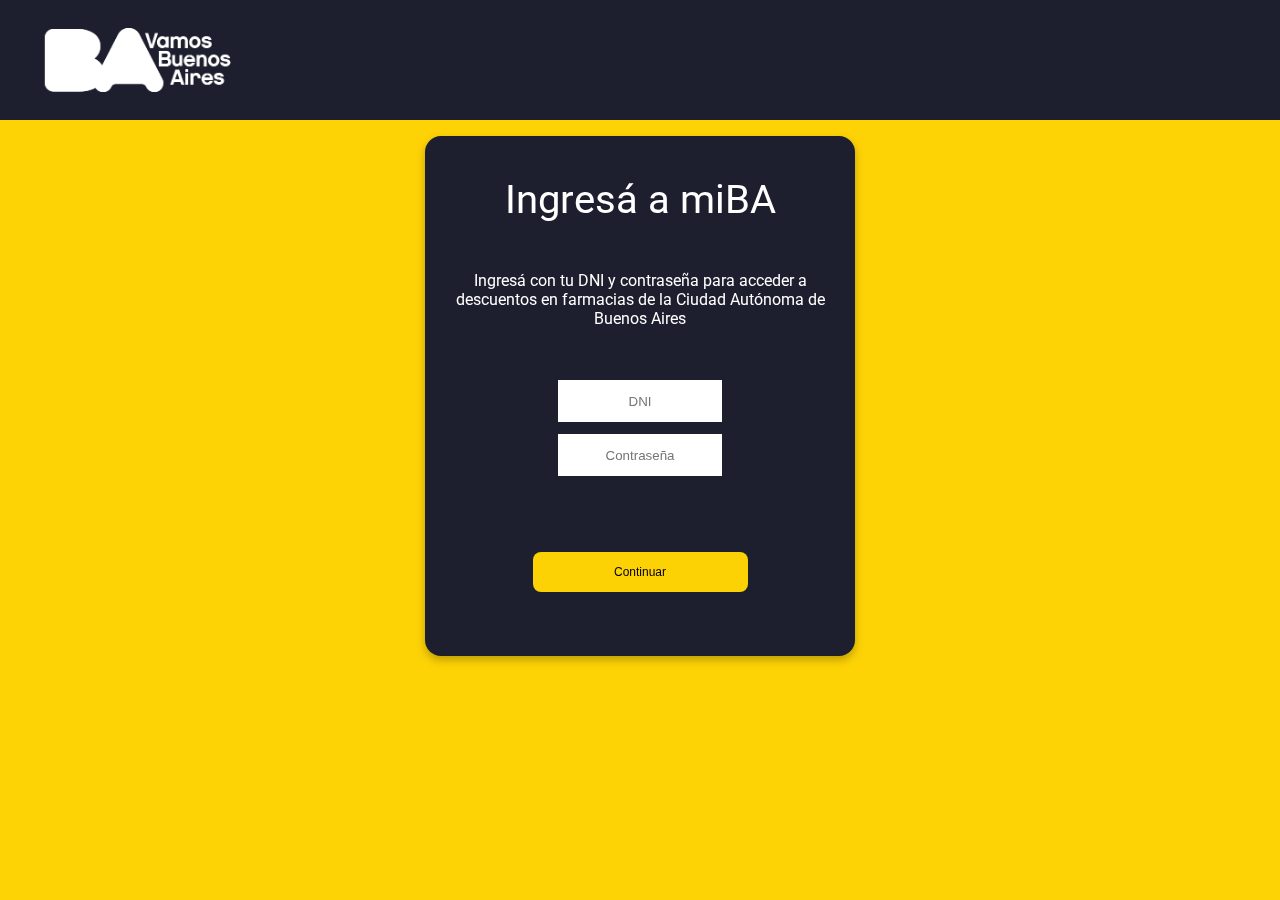
<file: index.html>
<!DOCTYPE html>
<html lang="en">

<head>
    <meta charset="UTF-8">
    <meta http-equiv="X-UA-Compatible" content="IE=edge">
    <meta name="viewport" content="width=device-width, initial-scale=1.0">
    <link rel="stylesheet" href="css/index.css" , type="text/css">
    <link rel="preconnect" href="https://fonts.googleapis.com">
    <link rel="preconnect" href="https://fonts.gstatic.com" crossorigin>
    <link rel="shortcut icon" href="images/favicon.ico" type="image/x-icon">
    <link href="https://fonts.googleapis.com/css2?family=Roboto&display=swap" rel="stylesheet">
    <title>GCBA - Ministerio de Salud</title>
</head>

<body>
    <div class="header">
        <div class="logo">
            <img src="images/ba_vamosba_blanco.png" alt="">
        </div>
    </div>
    <div class="container">
        <div class="login">
            <form class="loginForm">
                <p class="loginTitle"> Ingresá a miBA </p>
                <p class="loginInfo"> Ingresá con tu DNI y contraseña para acceder a descuentos en farmacias de la
                    Ciudad Autónoma de Buenos Aires</p>
                <div class="container_form">
                    <div class="container_campos">
                        <div>
                            <input class="campos" id="dni" placeholder="DNI" type="number" name="dni"  required>
                        </div>
                        <div class="contraseña">
                            <input class="campos" id="password" placeholder="Contraseña" type="password" name="password"
                                required>
                        </div>
                    </div>
                    <button type="submit" id="enviar">  Continuar</button>

                </div>
            </form>
        </div>
    </div>
    <script src="js/index.js"></script>
</body>
</html>
</file>
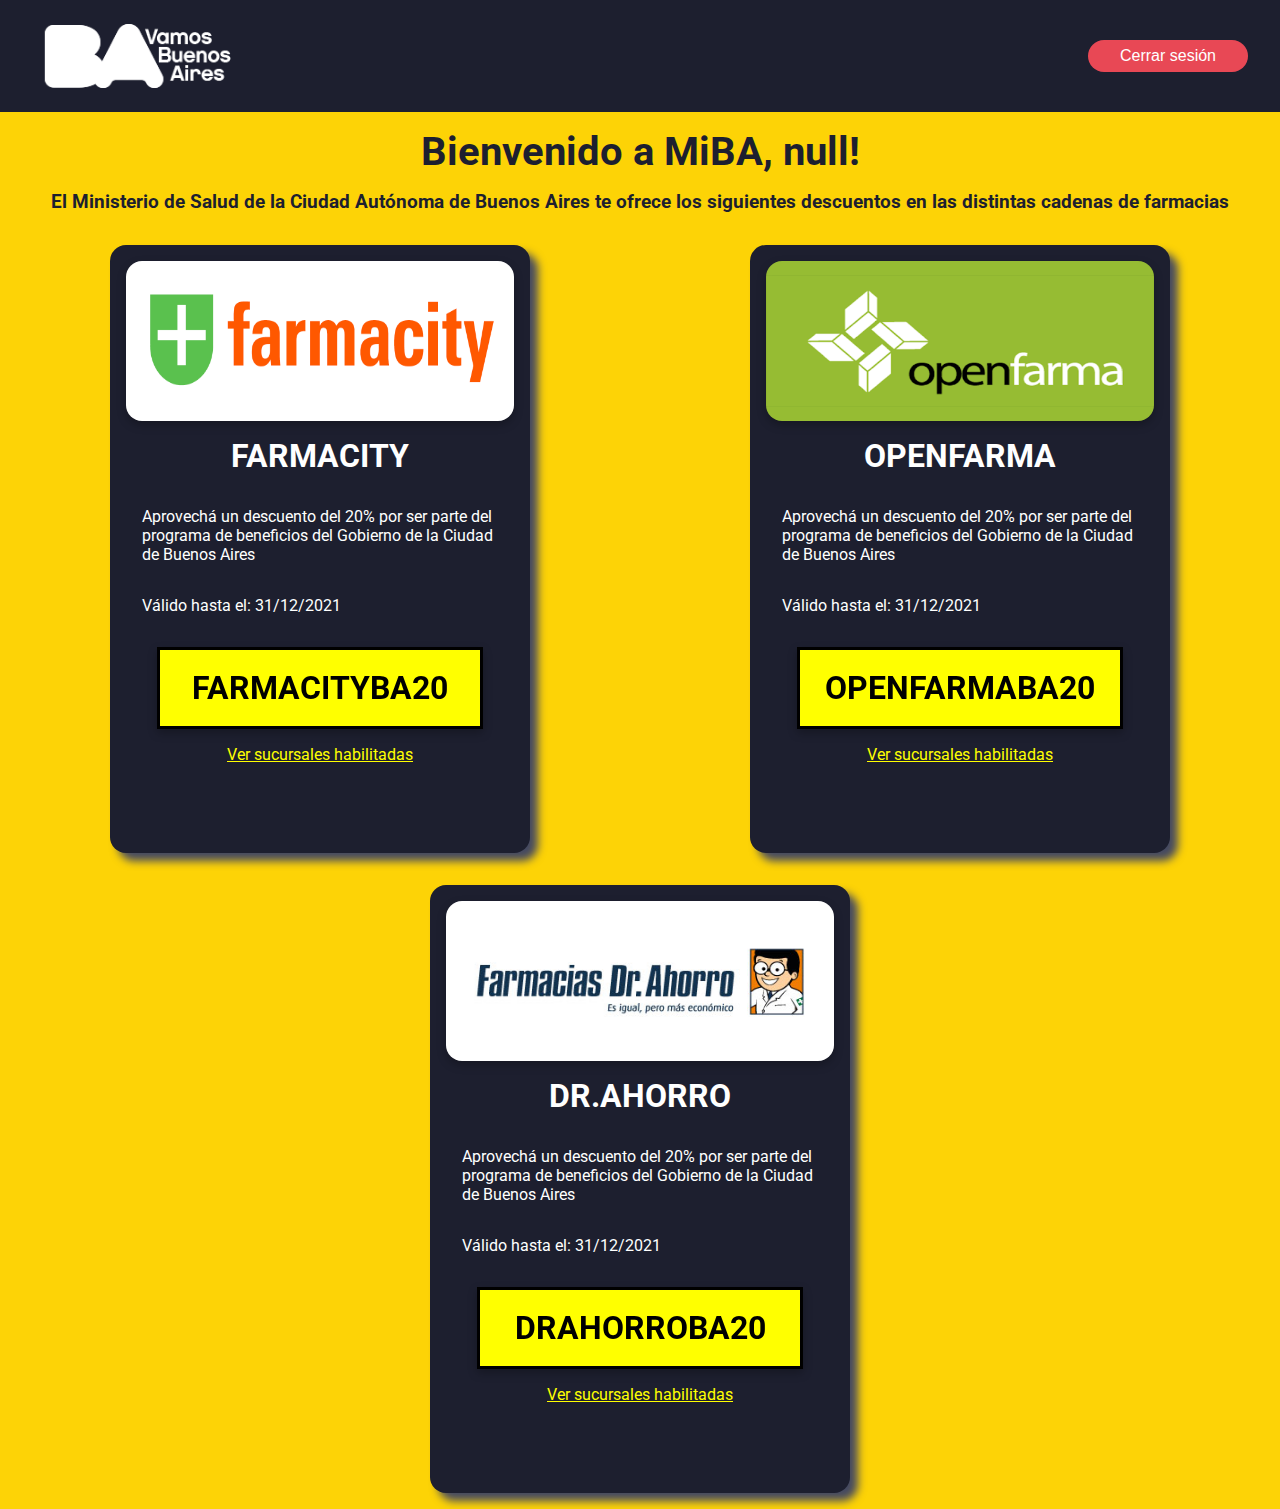
<file: home.html>
<!DOCTYPE html>
<html lang="en">

<head>
    <meta charset="UTF-8">
    <meta http-equiv="X-UA-Compatible" content="IE=edge">
    <meta name="viewport" content="width=device-width, initial-scale=1.0">
    <link rel="preconnect" href="https://fonts.googleapis.com">
    <link rel="preconnect" href="https://fonts.gstatic.com" crossorigin>
    <link rel="shortcut icon" href="images/favicon.ico" type="image/x-icon">
    <link href="https://fonts.googleapis.com/css2?family=Roboto&display=swap" rel="stylesheet">
    <link rel="stylesheet" href="css/home.css">
    <title>GCBA - Ministerio de Salud</title>
</head>

<body>
    <div class="header">
        <div class="logo">
            <img src="images/ba_vamosba_blanco.png" alt="">
        </div>
        <div class="salir">
            <button id="cerrarSesion"> Cerrar sesión </button>
        </div>
    </div>
    <div class="container">
        <h1 id="bienvenida"></h1>
        <h3>El Ministerio de Salud de la Ciudad Autónoma de Buenos Aires te ofrece los siguientes descuentos en las distintas cadenas de farmacias</h3>
        <div class="container_tarjetas">
            <div class="tarjeta">
                <img src="images/Logo-Farmacity.png" alt="">
                <p class="parrafoTitle">FARMACITY</p>
                <p class="parrafoDescripcion">Aprovechá un descuento del 20% por ser parte del programa de beneficios
                    del Gobierno
                    de la Ciudad de Buenos Aires</p>
                <p class="expiracion">Válido hasta el: 31/12/2021</p>
                <div class="container_codigo">
                    <p class="codigo">FARMACITYBA20</p>
                </div>
                <a href="https://www.farmacity.com/farmacity/sucursales">Ver sucursales habilitadas</a>
            </div>
            <div class="tarjeta">
                <img src="images/openfarma.png" alt="">
                <p class="parrafoTitle">OPENFARMA</p>
                <p class="parrafoDescripcion">Aprovechá un descuento del 20% por ser parte del programa de beneficios
                    del Gobierno
                    de la Ciudad de Buenos Aires</p>
                <p class="expiracion">Válido hasta el: 31/12/2021</p>
                <div class="container_codigo">
                    <p class="codigo">OPENFARMABA20</p>
                </div>
                <a href="https://www.openfarma.com.ar/quienes-somos#stores">Ver sucursales habilitadas</a>
            </div>
            <div class="tarjeta">
                <img src="images/drahorro.jpg" alt="">
                <p class="parrafoTitle">DR.AHORRO</p>
                <p class="parrafoDescripcion">Aprovechá un descuento del 20% por ser parte del programa de beneficios
                    del Gobierno
                    de la Ciudad de Buenos Aires</p>
                <p class="expiracion">Válido hasta el: 31/12/2021</p>
                <div class="container_codigo">
                    <p class="codigo">DRAHORROBA20</p>
                </div>
                    <a href="https://www.farmaciasdrahorro.com.ar/nuestras-farmacias/">Ver sucursales habilitadas</a>
            </div>
        </div>
    </div>
    <script src="js/home.js"></script>
</body>
</html>
</file>
<file: css/index.css>
body{
    background-color: #fdd306;
    font-family: 'Roboto', sans-serif;;
    margin: 0%;
    padding:0%;
}

.container{
    display: flex;
    width: 100%;
    justify-content: space-evenly;
    align-items: center;
}

.header{
    display: flex;
    justify-content: left;
    width: 100%;
    height: 120px;
    background-color: #1d1f2f;
    padding: 0%;
    margin: 0%;
    align-items: center;
}
.logo{
    display: flex;
    width: 256px;
    height: 64px;
    padding-left: 32px;
}

.login {
    display: flex;
    background-color: #1d1f2f;
    width: 430px;
    height:520px;
    justify-content: center;
    align-content: center;
    color: white;
    border-radius: 16px;
    filter: drop-shadow(0px 4px 4px rgba(0, 0, 0, 0.25));
    margin: 16px;
}


#enviar{
    background-color: #FDD204 ;
    color: #000;
    border-radius: 8px;
    font-size: 12px;
    border: none;
    width: 50%;
    height: 40px;
    cursor: pointer;
}

.submit:hover{
    background-color: #fcda59;
}

.loginTitle{
    font-size: 40px;
    text-align: center;
}

.loginInfo{
    font-size: 16px;
    padding: 8px;
    text-align: center;
}

.container_campos{
    width: 100%;
    display: flex;
    flex-direction: column;
    justify-content: space-evenly;
    align-items: center;
    height: 120px;
    padding: 16px;
}

.container_form{
    display: flex;
    flex-direction: column;
    justify-content: space-between;
    height: 240px;
    align-content: center;
    align-items: center;
}


.campos{
    display: flex;
    width: 160px;
    height: 40px;
    border: none;
    text-align: center;
    outline: none;
    resize: none;
    background-color: #fff;
    
}

#dni{
    -webkit-appearance: none; 
     margin: 0;
     
}
input[type=number]::-webkit-inner-spin-button, 
input[type=number]::-webkit-outer-spin-button { 
  -webkit-appearance: none; 
  margin: 0; 
}
@media only screen and (max-width: 576px) {

    .login{
        width: 320px;
        height:480px;
   }
   #enviar{
       margin: 16px;
   }
   .logo{
    width: 128px;
    height: 32px;
    }
}
</file>
<file: css/home.css>
body{
    background-color: #fdd306;
    font-family: 'Roboto', sans-serif;;
    margin: 0%;
    padding:0%;
}

body h1{
    text-align: center;
    color: #1d1f2f;
    font-size: 40px;
    margin: 16px;
}

body h3{
    text-align: center;
    color: #1d1f2f;
    margin: 16px;
}

.header{
    display: flex;
    justify-content: space-between;
    width: 100%;
    height: 112px;
    background-color: #1d1f2f;
    padding: 0%;
    margin: 0%;
    align-items: center;
}

.logo{
    display: flex;
    width: 256px;
    height: 64px;
    padding-left: 32px;
}


.salir{
    display: flex;
    align-items: center;
    justify-self: flex-end;
    padding-right: 32px;
}

#cerrarSesion{
    display: flex;
    justify-content: center;
    text-align: center;
    align-content: center;
    align-items: center;
    color: white;
    background-color: #e84855;
    width: 160px;
    height: 32px;
    font-size: 16px;
    border: none;
    border-radius: 16px;
    cursor: pointer;
}

.container_tarjetas{
    display: flex;
    align-content: center;
    justify-content: space-around;
    flex-wrap: wrap;
}

.tarjeta{
    display: flex;
    background-color: #1d1f2f;
    height: 576px;
    width: 388px;
    flex-direction: column;
    margin: 16px;
    padding: 16px;
    border-radius: 16px;
    border: none;
    box-shadow: 8px 8px 8px #454961; 
    
}

.tarjeta img{
    height: 160px;
    width: 100%;
    border-radius: 16px;
    filter: drop-shadow(0px 4px 4px rgba(0,0,0,0.25));
}

p{
    color: white;
    margin: 16px;
}

.parrafoTitle{
    display: flex;
    font-size: 32px;
    justify-content: center;
    font-weight:bold
}

.container_codigo{
    display: flex;
    justify-content: center;
    align-self: center;
    margin: 16px;
    background-color: yellow;
    padding: 10px;
    height: 56px;
    width: 300px;
    border: solid;
    filter: drop-shadow(0px 4px 4px rgba(0,0,0,0.25));
}

.codigo{
    display: flex;
    align-self: center;
    font-weight: bold;
    font-size: 32px;
    color: black;
}

a{
    text-align: center;
    color: yellow;
}

@media only screen and (max-width: 576px) {

    .tarjeta{
        width: 300px;
        height:480px;
        align-items: center;
   }

   .container_tarjetas{
       margin: 16px
   }
   .tarjeta img{
    width: 260px;
    height: 140px;
    
   }

   .logo{
       width: 128px;
       height: 32px;
   }
   
   .cerrarSesion{
       width: 120px;
       height: 40px;
   }

   .container_codigo{
       width: 70%;
       
   }

   .codigo{
       font-size: 24px;
   }
}
</file>
